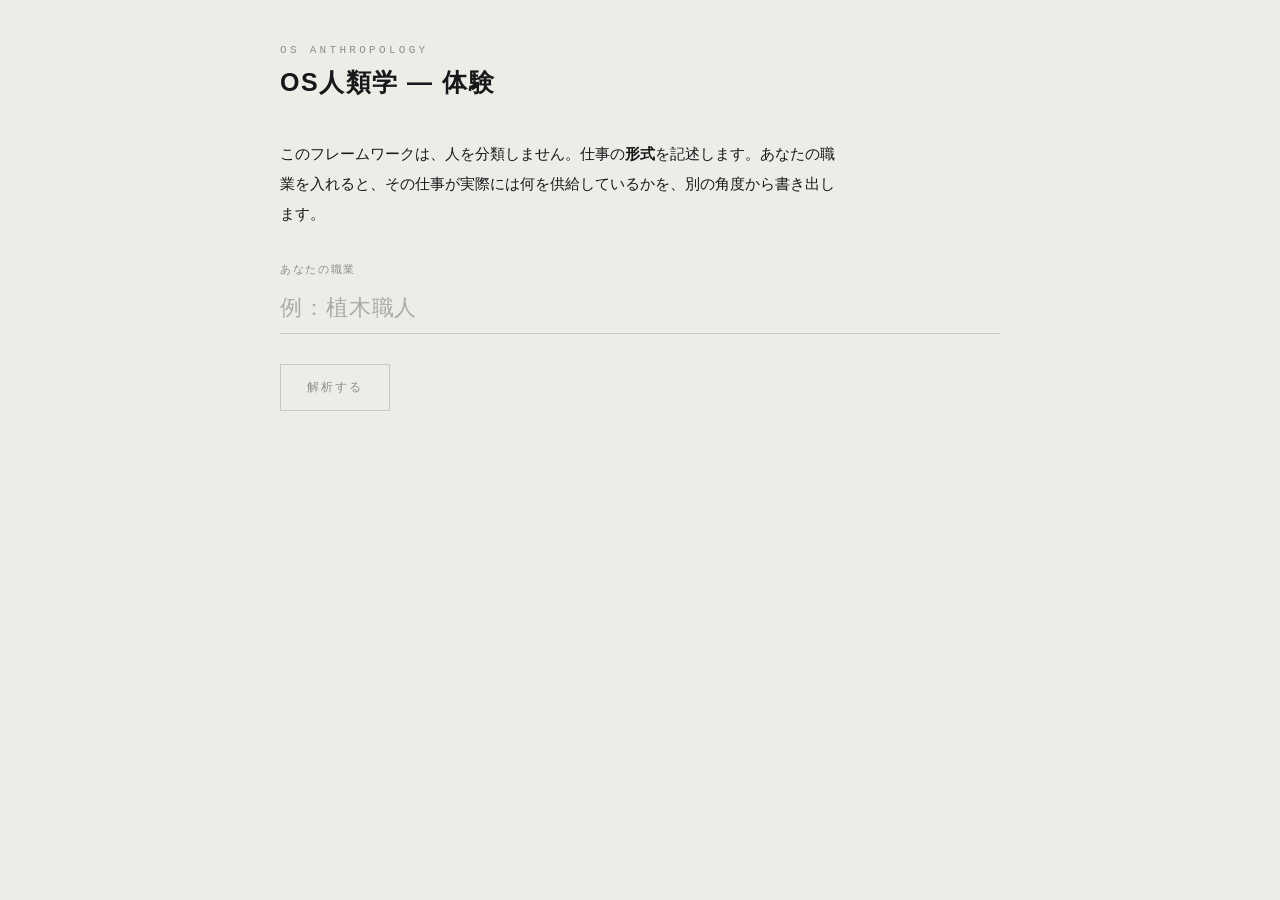
<file: osdemo/index.html>
<!DOCTYPE html>
<html lang="ja">
<head>
<meta charset="utf-8">
<meta name="viewport" content="width=device-width, initial-scale=1, viewport-fit=cover">
<title>OS人類学 — 体験</title>
<meta name="description" content="人を分類しません。仕事の形式を記述します。">
<meta name="robots" content="noindex">
<style>
:root{
  --ink:#16181A; --paper:#EDEDE8; --rule:#C9C9C2; --gray:#8C8F8B;
  --sans:"Hiragino Sans","Hiragino Kaku Gothic ProN","Noto Sans JP","Yu Gothic","Meiryo",sans-serif;
  --mono:ui-monospace,"SFMono-Regular",Menlo,"IBM Plex Mono","Courier New",monospace;
}
*{box-sizing:border-box}
html,body{margin:0;padding:0}
body{background:var(--paper);color:var(--ink);font-family:var(--sans);min-height:100vh;padding:44px 20px 88px;-webkit-text-size-adjust:100%}
.wrap{max-width:720px;margin:0 auto}
header{margin-bottom:40px}
.kicker{font-family:var(--mono);font-size:11px;letter-spacing:.3em;color:var(--gray)}
h1{font-size:25px;font-weight:600;letter-spacing:.06em;margin:10px 0 0}
h2{font-size:20px;font-weight:600;letter-spacing:.05em;margin:0}
p{margin:0}
.lede{font-size:15px;line-height:2;max-width:560px;margin:0 0 34px}
.eyebrow{font-family:var(--mono);font-size:10.5px;letter-spacing:.18em;color:var(--gray);margin-bottom:10px}
.tag{font-family:var(--mono);font-size:10px;letter-spacing:.12em;border:1px solid var(--ink);padding:2px 7px;white-space:nowrap}
.head-row{display:flex;justify-content:space-between;align-items:baseline;gap:16px;margin-bottom:24px;flex-wrap:wrap}
label.fld{font-family:var(--mono);font-size:10.5px;letter-spacing:.16em;color:var(--gray);display:block;margin-bottom:12px}
input.job{width:100%;background:transparent;border:none;border-bottom:1px solid var(--rule);font-family:var(--sans);font-size:22px;color:var(--ink);padding:6px 0 12px;letter-spacing:.04em;border-radius:0;-webkit-appearance:none}
input.job::placeholder{color:#A9ABA6}
input.job:focus{outline:none;border-bottom-color:var(--ink)}
textarea{width:100%;background:transparent;border:1px solid var(--rule);font-family:var(--sans);font-size:14px;line-height:1.9;color:var(--ink);padding:14px 16px;resize:vertical;border-radius:0}
button{font-family:var(--mono);font-size:12px;letter-spacing:.16em;padding:14px 26px;background:var(--ink);color:var(--paper);border:1px solid var(--ink);cursor:pointer;border-radius:0}
button[disabled]{background:transparent;color:var(--gray);border-color:var(--rule);cursor:default}
button:focus-visible,input:focus-visible,textarea:focus-visible{outline:2px solid var(--ink);outline-offset:3px}
.block{border-top:1px solid var(--rule);padding:22px 0 24px;display:grid;grid-template-columns:minmax(104px,132px) 1fr;gap:20px;align-items:start}
.block .lab{font-family:var(--sans);font-size:12px;letter-spacing:.04em;line-height:1.8;color:var(--gray);padding-top:5px;white-space:pre-line}
.block .bd{font-size:15px;line-height:2;letter-spacing:.02em}
details.eg{margin-top:16px;border-top:1px dotted var(--rule);padding-top:12px}
details.eg summary{font-family:var(--mono);font-size:11px;letter-spacing:.14em;color:var(--gray);cursor:pointer;list-style:none;padding:3px 0}
details.eg summary::-webkit-details-marker{display:none}
details.eg summary::before{content:"▸ "}
details.eg[open] summary::before{content:"▾ "}
details.eg .egbody{font-size:14px;line-height:2;margin-top:12px}
details.eg .egnote{font-size:11.5px;line-height:1.9;color:var(--gray);margin-top:12px}
.box{border:1px solid var(--ink);padding:22px 24px;margin-top:26px}
.note{font-size:12.5px;line-height:2;color:var(--gray);max-width:560px}
.soft{font-size:13.5px;line-height:2;color:var(--gray);max-width:560px}
.item{border-top:1px solid var(--rule);padding:20px 0;display:grid;grid-template-columns:1fr auto;gap:16px;align-items:center}
.item .n{font-family:var(--mono);font-size:10.5px;color:var(--gray);margin-right:12px}
.item .t{font-size:14.5px;line-height:1.9}
.choices{display:flex;gap:8px}
.choices button{font-size:11px;letter-spacing:.1em;padding:9px 14px;background:transparent;color:var(--ink);border:1px solid var(--rule);white-space:nowrap}
.choices button.on{background:var(--ink);color:var(--paper);border-color:var(--ink)}
.run{display:flex;align-items:center;gap:26px;margin-top:48px}
.run .cap{font-family:var(--mono);font-size:11px;letter-spacing:.14em;color:var(--gray);line-height:2.2}
section{margin-bottom:56px}
.hidden{display:none}
@media (max-width:560px){
  .block{grid-template-columns:1fr;gap:8px}
  .block .lab{padding-top:0;white-space:normal}
  .item{grid-template-columns:1fr}
  h1{font-size:22px}
  input.job{font-size:19px}
}
@keyframes ray{0%{stroke-dashoffset:42;opacity:.12}45%{stroke-dashoffset:0;opacity:1}100%{stroke-dashoffset:-42;opacity:.12}}
@keyframes fadeUp{from{opacity:0;transform:translateY(6px)}to{opacity:1;transform:none}}
.fade{animation:fadeUp 520ms ease-out both}
@media (prefers-reduced-motion:reduce){.fade{animation:none}.mark line{animation:none!important}}
</style>
</head>
<body>
<div class="wrap">

<header>
  <div class="kicker">OS ANTHROPOLOGY</div>
  <h1>OS人類学 — 体験</h1>
</header>

<section id="s-input">
  <p class="lede">このフレームワークは、人を分類しません。仕事の<strong>形式</strong>を記述します。あなたの職業を入れると、その仕事が実際には何を供給しているかを、別の角度から書き出します。</p>
  <label class="fld" for="job">あなたの職業</label>
  <input class="job" id="job" placeholder="例：植木職人" autocomplete="off" enterkeyhint="go">
  <p id="err" class="soft hidden" style="margin-top:16px"></p>
  <div style="margin-top:30px"><button id="btn-run" disabled>解析する</button></div>
  <div id="run1" class="run hidden">
    <span id="mark1"></span>
    <div class="cap">中心＝不在<br>そこから応答が分岐する<br>中心は埋まらない</div>
  </div>
</section>

<section id="s-read" class="hidden fade">
  <div class="head-row">
    <h2 id="read-title"></h2>
    <span class="tag">［規約］この読みは未検証</span>
  </div>
  <div id="read-blocks"></div>
  <div id="read-next" style="border-top:1px solid var(--rule);padding-top:30px">
    <p class="soft" style="margin-bottom:24px">当たっているように読めるかどうかは、まだ何の証拠でもありません。なぜこう言えるのかを、次に出します。</p>
    <button id="btn-ground">なぜこう言えるのか</button>
  </div>
  <div id="run2" class="run hidden" style="border-top:1px solid var(--rule);padding-top:34px">
    <span id="mark2"></span>
    <div class="cap">よく言われる説明を立てる<br>そこで説明できないことを探す</div>
  </div>
</section>

<section id="s-ground" class="hidden fade">
  <div class="head-row">
    <h2>なぜこう言えるのか</h2>
    <span class="tag">［規約］効果は実証されていない</span>
  </div>
  <div id="ground-blocks"></div>
  <div class="box">
    <div class="eyebrow">この読みが外れるとしたら</div>
    <p id="g-falsifier" style="font-size:14.5px;line-height:2"></p>
  </div>
  <div style="margin-top:44px">
    <div class="eyebrow">付け替えられる箇所</div>
    <p id="g-transform" style="font-size:15px;line-height:2;margin-bottom:14px"></p>
    <div id="g-transform-eg" style="margin-bottom:18px"></div>
    <p class="note">これは改善策ではありません。この体系は「こうすれば解決する」を渡さない設計です。解決を渡した時点で、それは問題を別の問いにすり替える構造になります。</p>
  </div>
  <div style="border-top:1px solid var(--rule);padding-top:30px;margin-top:40px">
    <div class="eyebrow">違うなと思うところはありますか？</div>
    <p id="g-question" style="font-size:16px;line-height:1.9;margin-bottom:18px;font-weight:500"></p>
    <textarea id="miss" rows="4" placeholder="どこが違いましたか。実際はこうだ、という箇所を書いてください。"></textarea>
    <div style="margin-top:26px"><button id="btn-judge">次は、あなたが判定する</button></div>
  </div>
</section>

<section id="s-judge" class="hidden fade">
  <div class="eyebrow">反転</div>
  <h2 style="margin-bottom:18px">観察する側に回ってください</h2>
  <p style="font-size:14.5px;line-height:2;max-width:580px;margin-bottom:12px">ここから先は、あなたが判定します。判定するのは<strong>形式</strong>だけで、企業でも人でもありません。</p>
  <p style="font-size:14.5px;line-height:2;max-width:580px;margin-bottom:8px">問いはひとつです。<strong>それは「終わった」と言える地点を与えますか。</strong></p>
  <p class="note" style="margin-bottom:34px">正解は用意していません。ここで見ているのは、あなたの答えが他の人の答えと一致するかどうかだけです。</p>
  <div id="items"></div>
  <div style="border-top:1px solid var(--rule);padding-top:28px">
    <div id="count" style="font-family:var(--mono);font-size:11px;letter-spacing:.14em;color:var(--gray);margin-bottom:20px"></div>
    <button id="btn-copy" disabled>回答を書き出す</button>
    <p class="note" style="margin-top:18px">書き出したテキストを渡してもらえれば、他の人の判定と突き合わせます。名前も連絡先も要りません。</p>
  </div>
  <div style="margin-top:60px;display:flex;justify-content:center;opacity:.5"><span id="mark3"></span></div>
</section>

</div>

<script>
const WORKER = "https://osdemo.oltec-shota.workers.dev";

const ITEMS = [
  { id:"f01", text:"年会費制のフィットネスクラブの、入会契約そのもの" },
  { id:"f02", text:"庭木の剪定作業そのもの" },
  { id:"f03", text:"資格試験に合格し、合格証が発行されること" },
  { id:"f04", text:"生命保険の契約が締結されること" },
  { id:"f05", text:"毎週続けられるパーソナルトレーニングの一回分" },
  { id:"f06", text:"墓石を購入し、設置すること" }
];

const state = { job:"", read:null, ground:null, verdicts:{}, started:new Date().toISOString() };
const $ = (id) => document.getElementById(id);
const show = (el) => el.classList.remove("hidden");
const hide = (el) => el.classList.add("hidden");

function mark(size, active){
  const rays = 8;
  let lines = "";
  for(let i=0;i<rays;i++){
    const a = (i/rays)*Math.PI*2 - Math.PI/2;
    const x1 = 60+Math.cos(a)*14, y1 = 60+Math.sin(a)*14;
    const x2 = 60+Math.cos(a)*54, y2 = 60+Math.sin(a)*54;
    const st = active ? "animation:ray 2200ms " + (i*110) + "ms infinite ease-in-out" : "";
    lines += '<line x1="'+x1+'" y1="'+y1+'" x2="'+x2+'" y2="'+y2+'" stroke="var(--ink)" stroke-width="1" stroke-dasharray="42" opacity="'+(active?1:.28)+'" style="'+st+'"/>';
  }
  return '<svg class="mark" width="'+size+'" height="'+size+'" viewBox="0 0 120 120" aria-hidden="true" style="display:block;overflow:visible">'+lines+'<circle cx="60" cy="60" r="11" fill="none" stroke="var(--ink)" stroke-width="1.25"/></svg>';
}
$("mark1").innerHTML = mark(112,true);
$("mark2").innerHTML = mark(84,true);
$("mark3").innerHTML = mark(72,false);

async function ask(payload){
  const r = await fetch(WORKER, {
    method:"POST",
    headers:{ "Content-Type":"application/json" },
    body: JSON.stringify(payload)
  });
  if(!r.ok) throw new Error("http "+r.status);
  const d = await r.json();
  if(d.error) throw new Error(d.error);
  return d;
}
function fail(msg){ const e = $("err"); e.textContent = msg; show(e); }
function clearFail(){ hide($("err")); }

function escapeHtml(s){
  return String(s).replace(/[&<>"']/g, function(c){
    return {"&":"&amp;","<":"&lt;",">":"&gt;",'"':"&quot;","'":"&#39;"}[c];
  });
}

function egHtml(text){
  if(!text || !String(text).trim()) return "";
  return '<details class="eg"><summary>たとえば</summary>'
    + '<div class="egbody">' + escapeHtml(text) + '</div>'
    + '<div class="egnote">これは説明のための例です。当たっているかどうかではありません。</div>'
    + '</details>';
}

function blocks(target, rows){
  target.innerHTML = rows
    .filter(function(r){ return r[1] && String(r[1]).trim(); })
    .map(function(r){
      return '<div class="block"><div class="lab">'+r[0]+'</div>'
        + '<div class="bd">'+escapeHtml(r[1])+egHtml(r[2])+'</div></div>';
    })
    .join("");
}

$("job").addEventListener("input", function(e){ $("btn-run").disabled = !e.target.value.trim(); });
$("job").addEventListener("keydown", function(e){ if(e.key === "Enter") run(); });
$("btn-run").addEventListener("click", run);

async function run(){
  const j = $("job").value.trim();
  if(!j) return;
  state.job = j;
  clearFail();
  $("btn-run").disabled = true;
  $("btn-run").textContent = "解析中";
  $("job").disabled = true;
  show($("run1"));
  try{
    state.read = await ask({ phase:"read", job:j });
    hide($("s-input"));
    $("read-title").textContent = j + "という仕事の形式";
    blocks($("read-blocks"), [
      ["売っていることに\nなっているもの", state.read.surface, null],
      ["実際に\n売っているもの", state.read.supply, state.read.supply_eg],
      ["契約と現場の\nズレ", state.read.layer, state.read.layer_eg],
      ["前回が今回を\n決めている", state.read.keiso, state.read.keiso_eg],
      ["どこに値打ちが\nあるか", state.read.provenance, state.read.provenance_eg]
    ]);
    show($("s-read"));
    window.scrollTo({ top:0, behavior:"smooth" });
  }catch(err){
    hide($("run1"));
    $("job").disabled = false;
    $("btn-run").disabled = false;
    $("btn-run").textContent = "解析する";
    fail("記述を生成できませんでした。通信を確認して、もう一度実行してください。");
  }
}

$("btn-ground").addEventListener("click", async function(){
  hide($("read-next"));
  show($("run2"));
  try{
    state.ground = await ask({ phase:"ground", job:state.job, reading:state.read });
    hide($("run2"));
    blocks($("ground-blocks"), [
      ["よく言われる\n説明", state.ground.naive, null],
      ["それでは説明\nできないこと", state.ground.residue, null],
      ["この見方なら\n説明がつく", state.ground.grounds, state.ground.grounds_eg]
    ]);
    $("g-falsifier").textContent = state.ground.falsifier || "";
    $("g-transform").textContent = state.ground.transform || "";
    $("g-transform-eg").innerHTML = egHtml(state.ground.transform_eg);
    $("g-question").textContent = state.ground.question || "";
    show($("s-ground"));
    $("s-ground").scrollIntoView({ behavior:"smooth", block:"start" });
  }catch(err){
    hide($("run2"));
    show($("read-next"));
    fail("根拠を生成できませんでした。もう一度実行してください。");
  }
});

$("btn-judge").addEventListener("click", function(){
  renderItems();
  show($("s-judge"));
  $("s-judge").scrollIntoView({ behavior:"smooth", block:"start" });
  $("btn-judge").disabled = true;
});

function renderItems(){
  $("items").innerHTML = ITEMS.map(function(it,i){
    return '<div class="item"><div><span class="n">'+String(i+1).padStart(2,"0")+'</span><span class="t">'+it.text+'</span></div>'
      + '<div class="choices"><button data-id="'+it.id+'" data-v="supplies">与える</button>'
      + '<button data-id="'+it.id+'" data-v="not">与えない</button></div></div>';
  }).join("");
  $("items").querySelectorAll("button").forEach(function(b){
    b.addEventListener("click", function(){
      state.verdicts[b.dataset.id] = b.dataset.v;
      $("items").querySelectorAll('button[data-id="'+b.dataset.id+'"]').forEach(function(x){
        x.classList.toggle("on", x === b);
      });
      updateCount();
    });
  });
  updateCount();
}
function updateCount(){
  const n = Object.keys(state.verdicts).length;
  $("count").textContent = n + " / " + ITEMS.length + " 判定済み";
  $("btn-copy").disabled = n === 0;
}

$("btn-copy").addEventListener("click", async function(){
  const rec = {
    session: state.started,
    job: state.job,
    reading: state.read,
    grounds: state.ground,
    off_target_note: $("miss").value.trim(),
    verdicts: ITEMS.map(function(i){ return { id:i.id, item:i.text, verdict: state.verdicts[i.id] || null }; })
  };
  const t = JSON.stringify(rec, null, 2);
  try{
    await navigator.clipboard.writeText(t);
  }catch(e){
    const ta = document.createElement("textarea");
    ta.value = t; document.body.appendChild(ta); ta.select();
    document.execCommand("copy"); document.body.removeChild(ta);
  }
  $("btn-copy").textContent = "コピーしました";
  setTimeout(function(){ $("btn-copy").textContent = "回答を書き出す"; }, 2200);
});
</script>
</body>
</html>
</file>
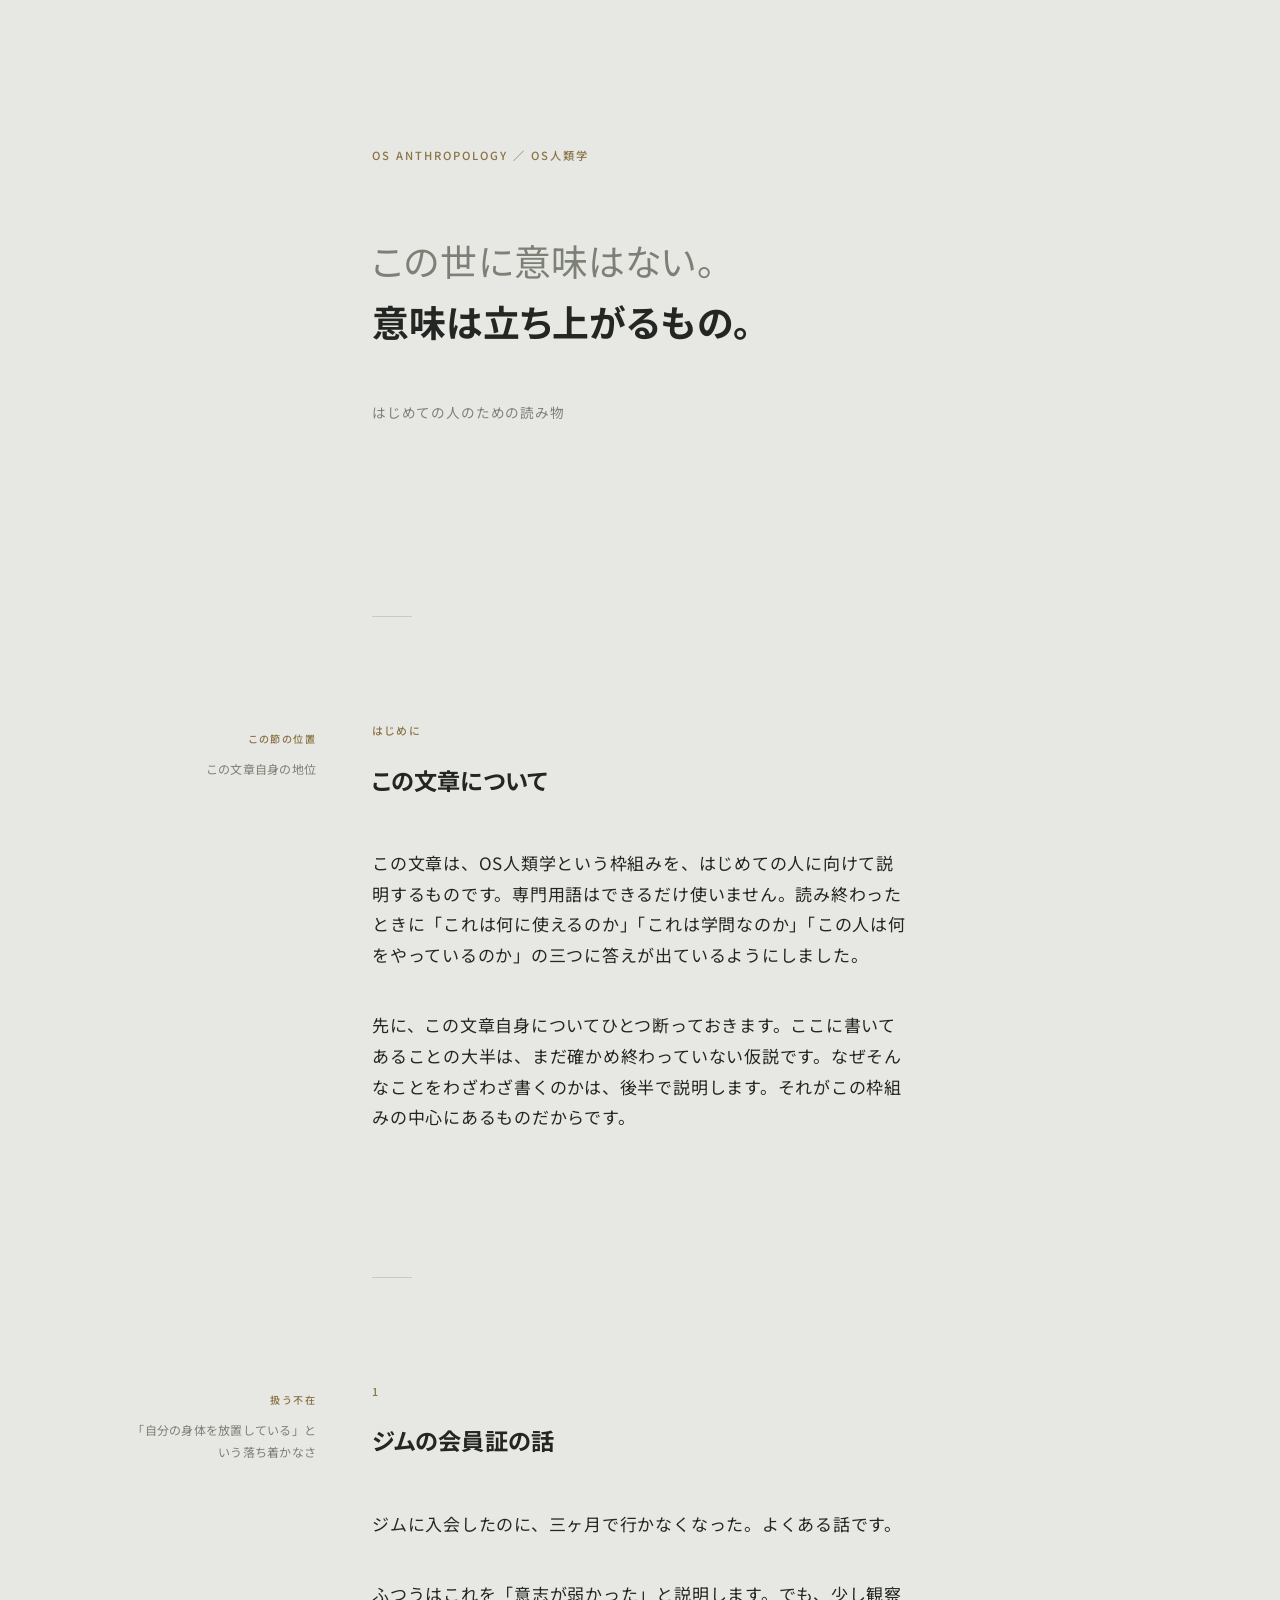
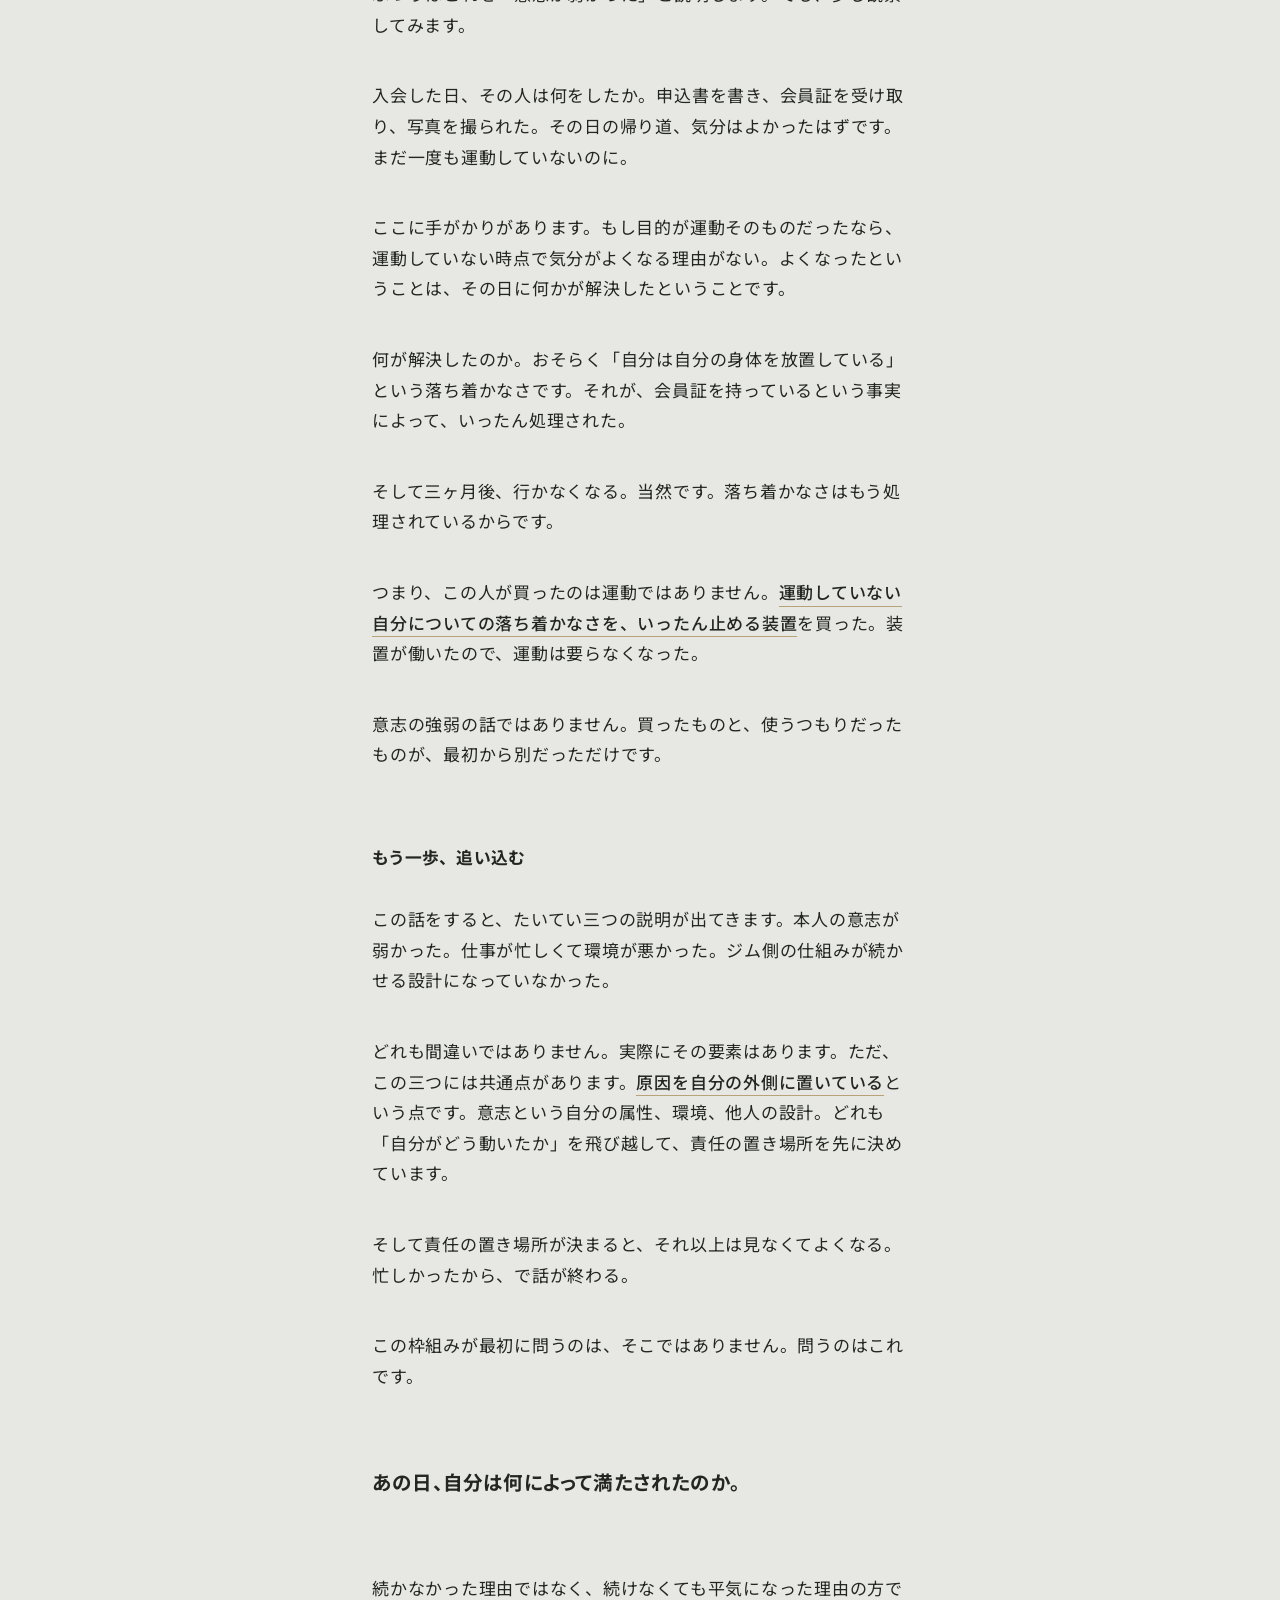
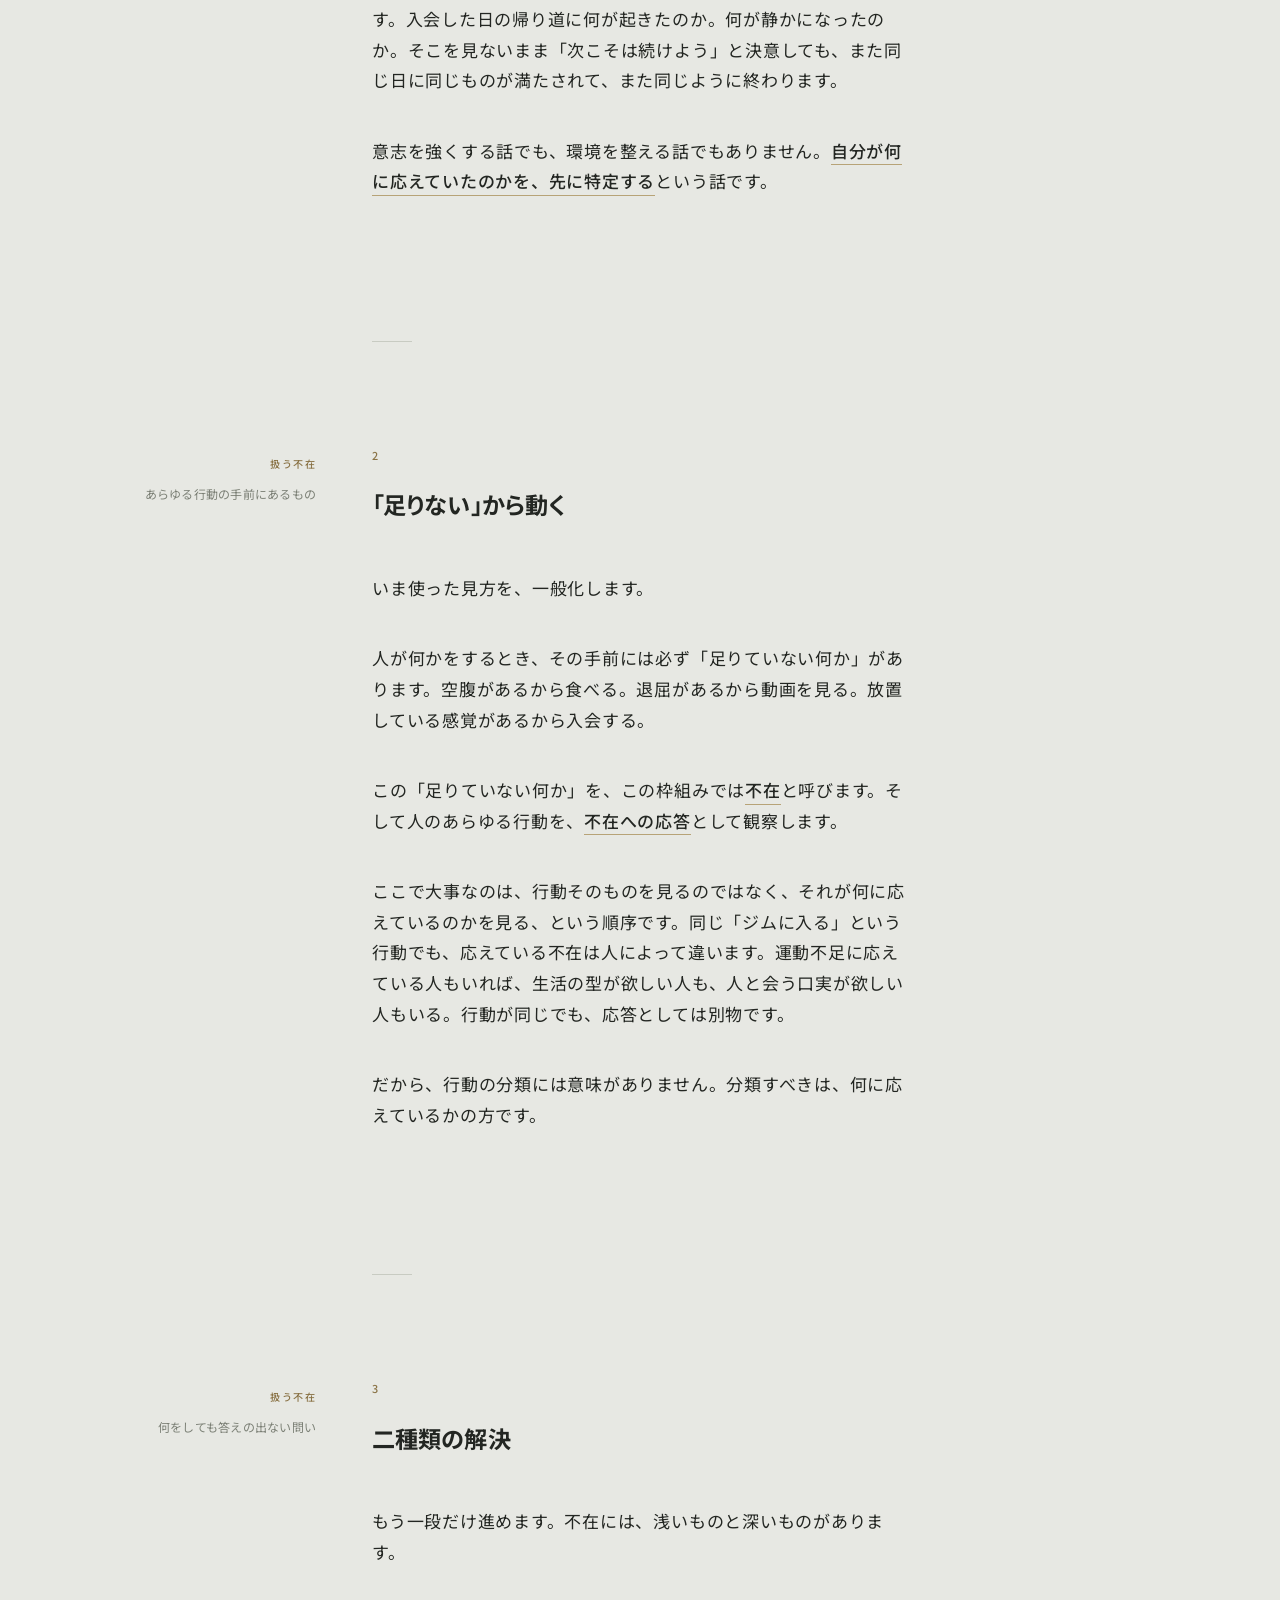
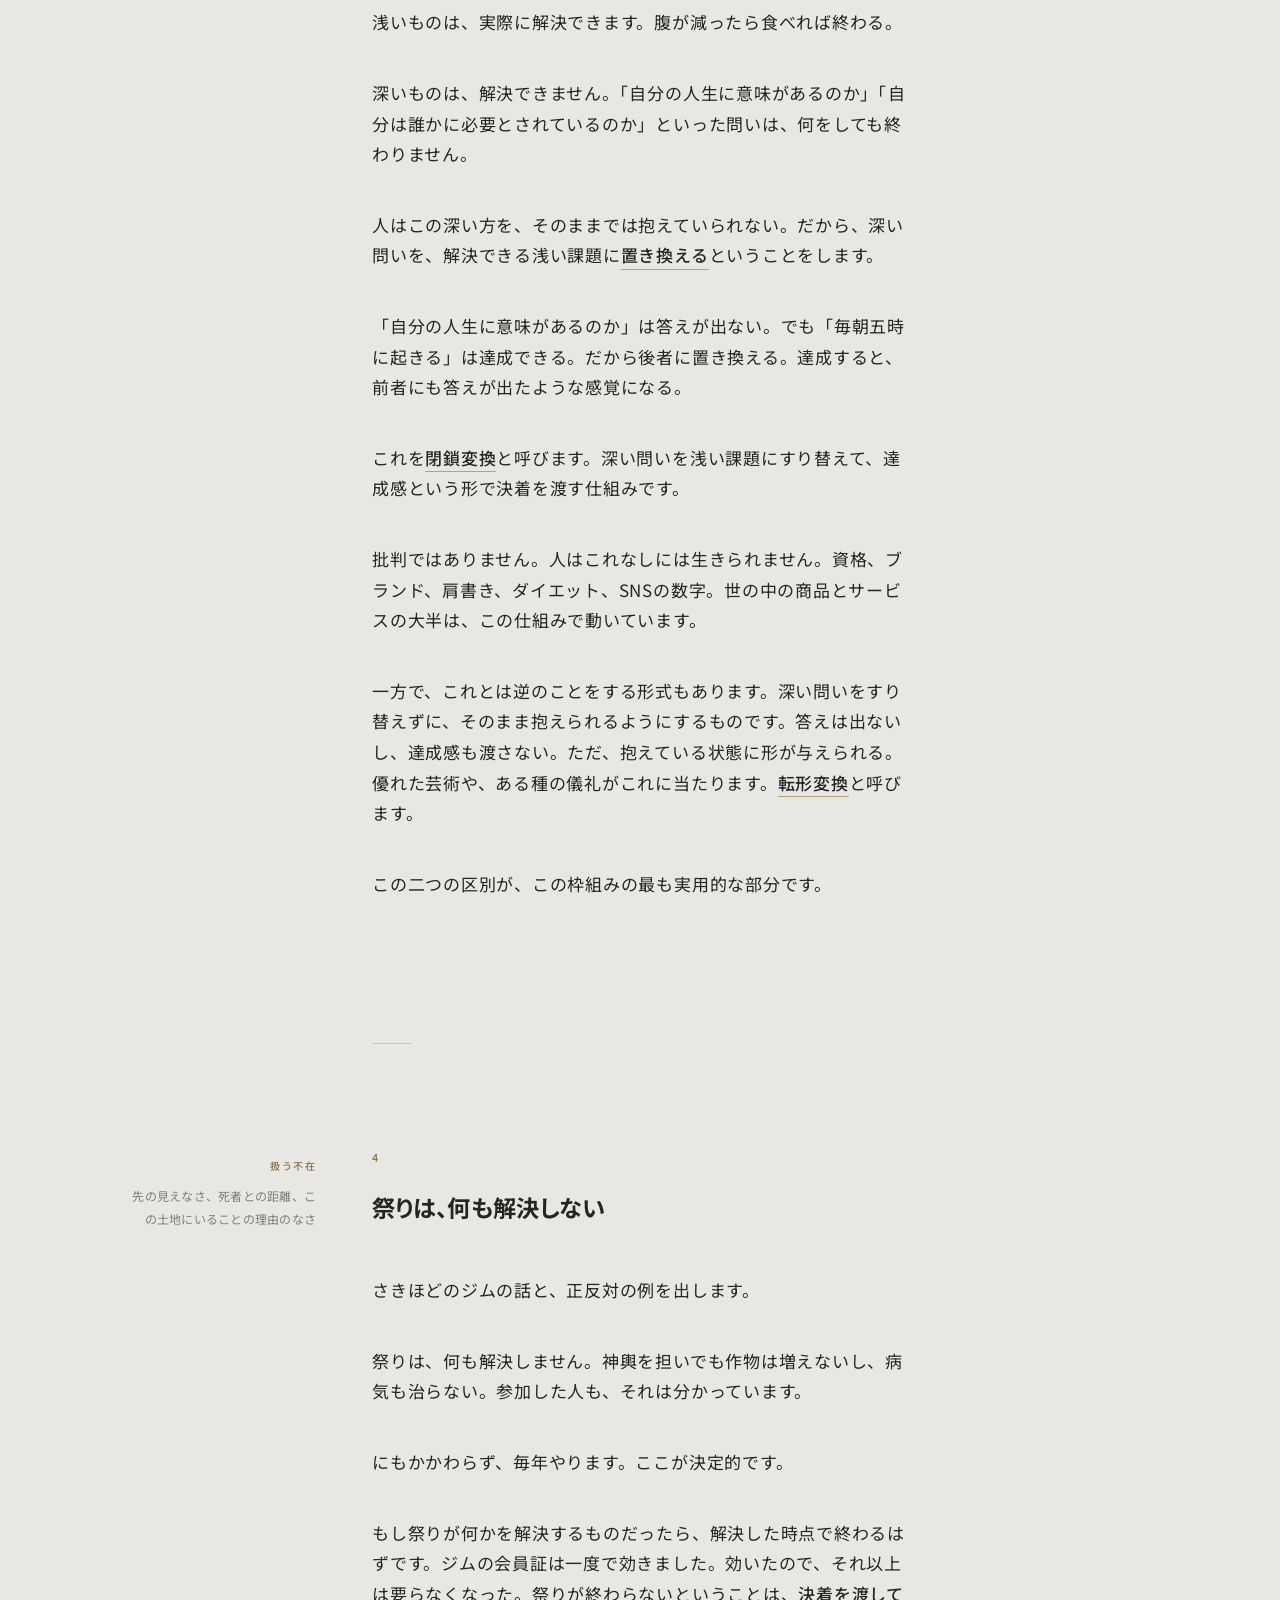
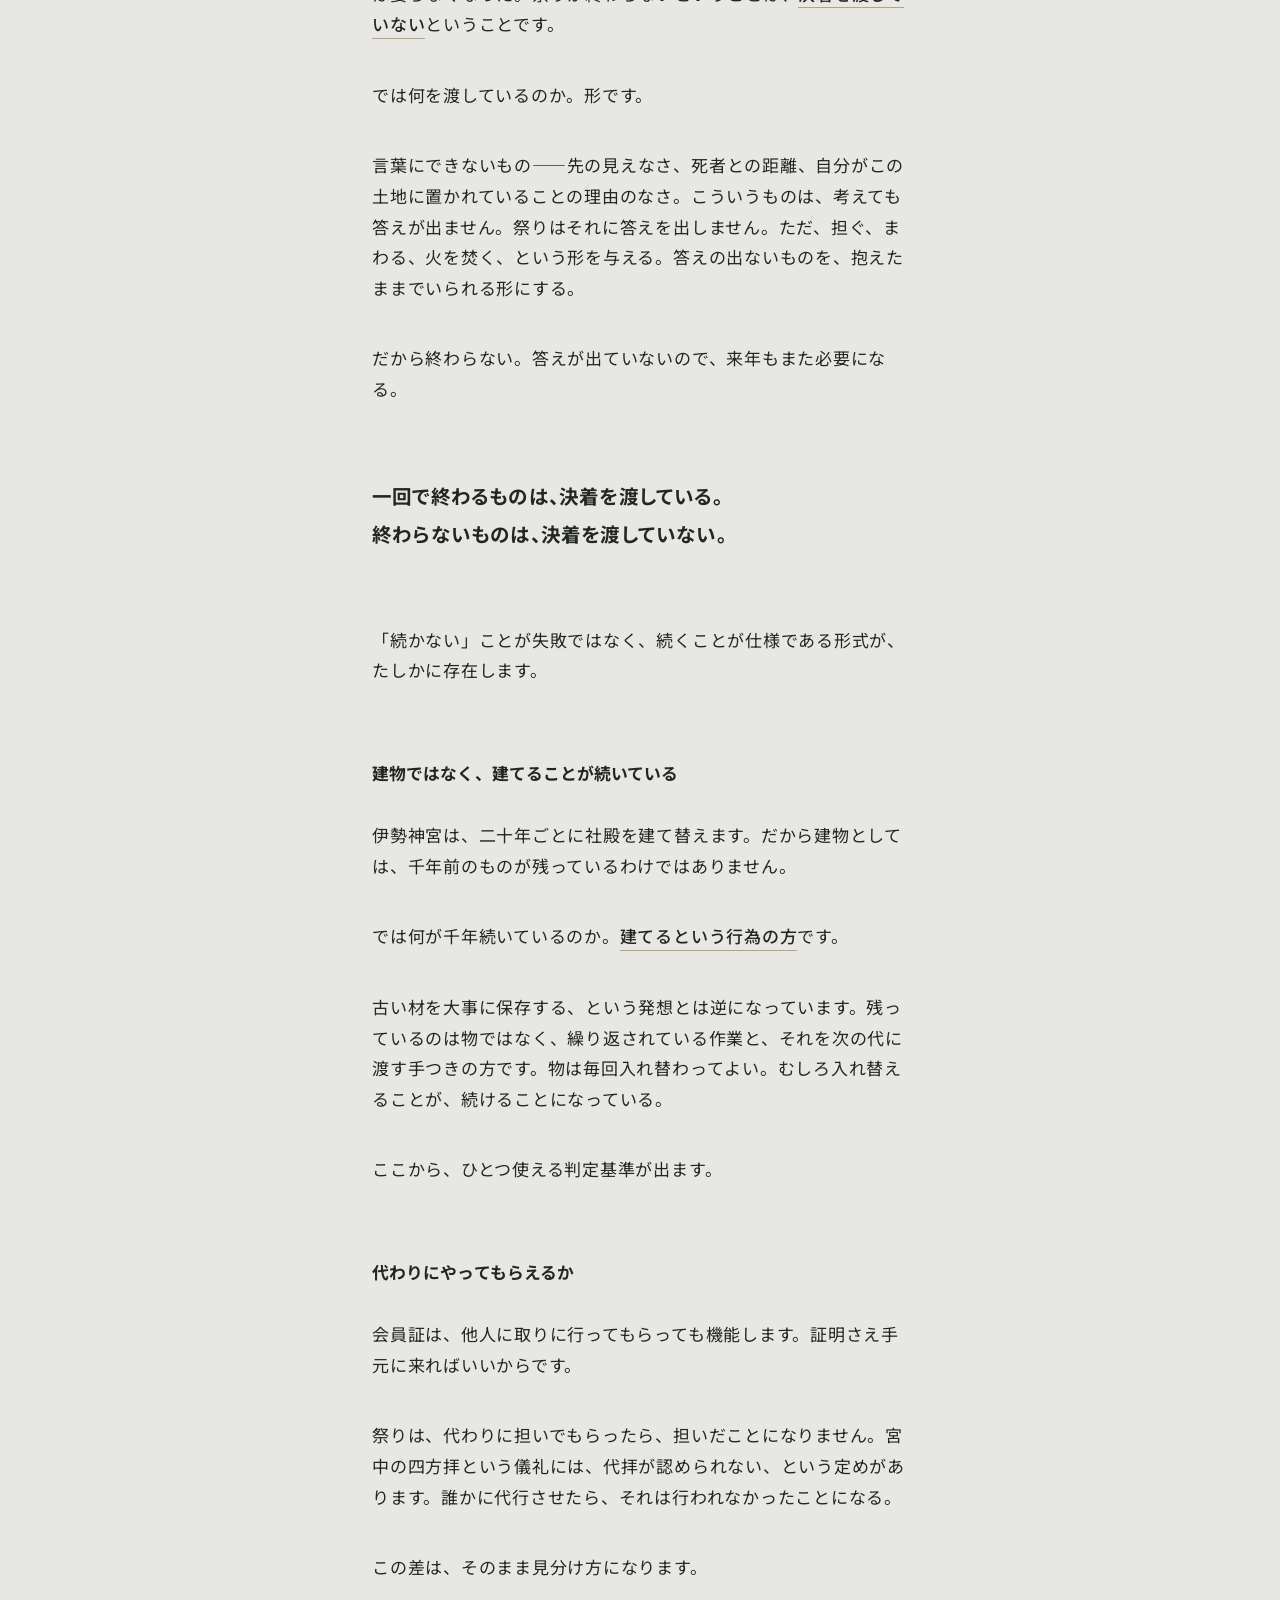
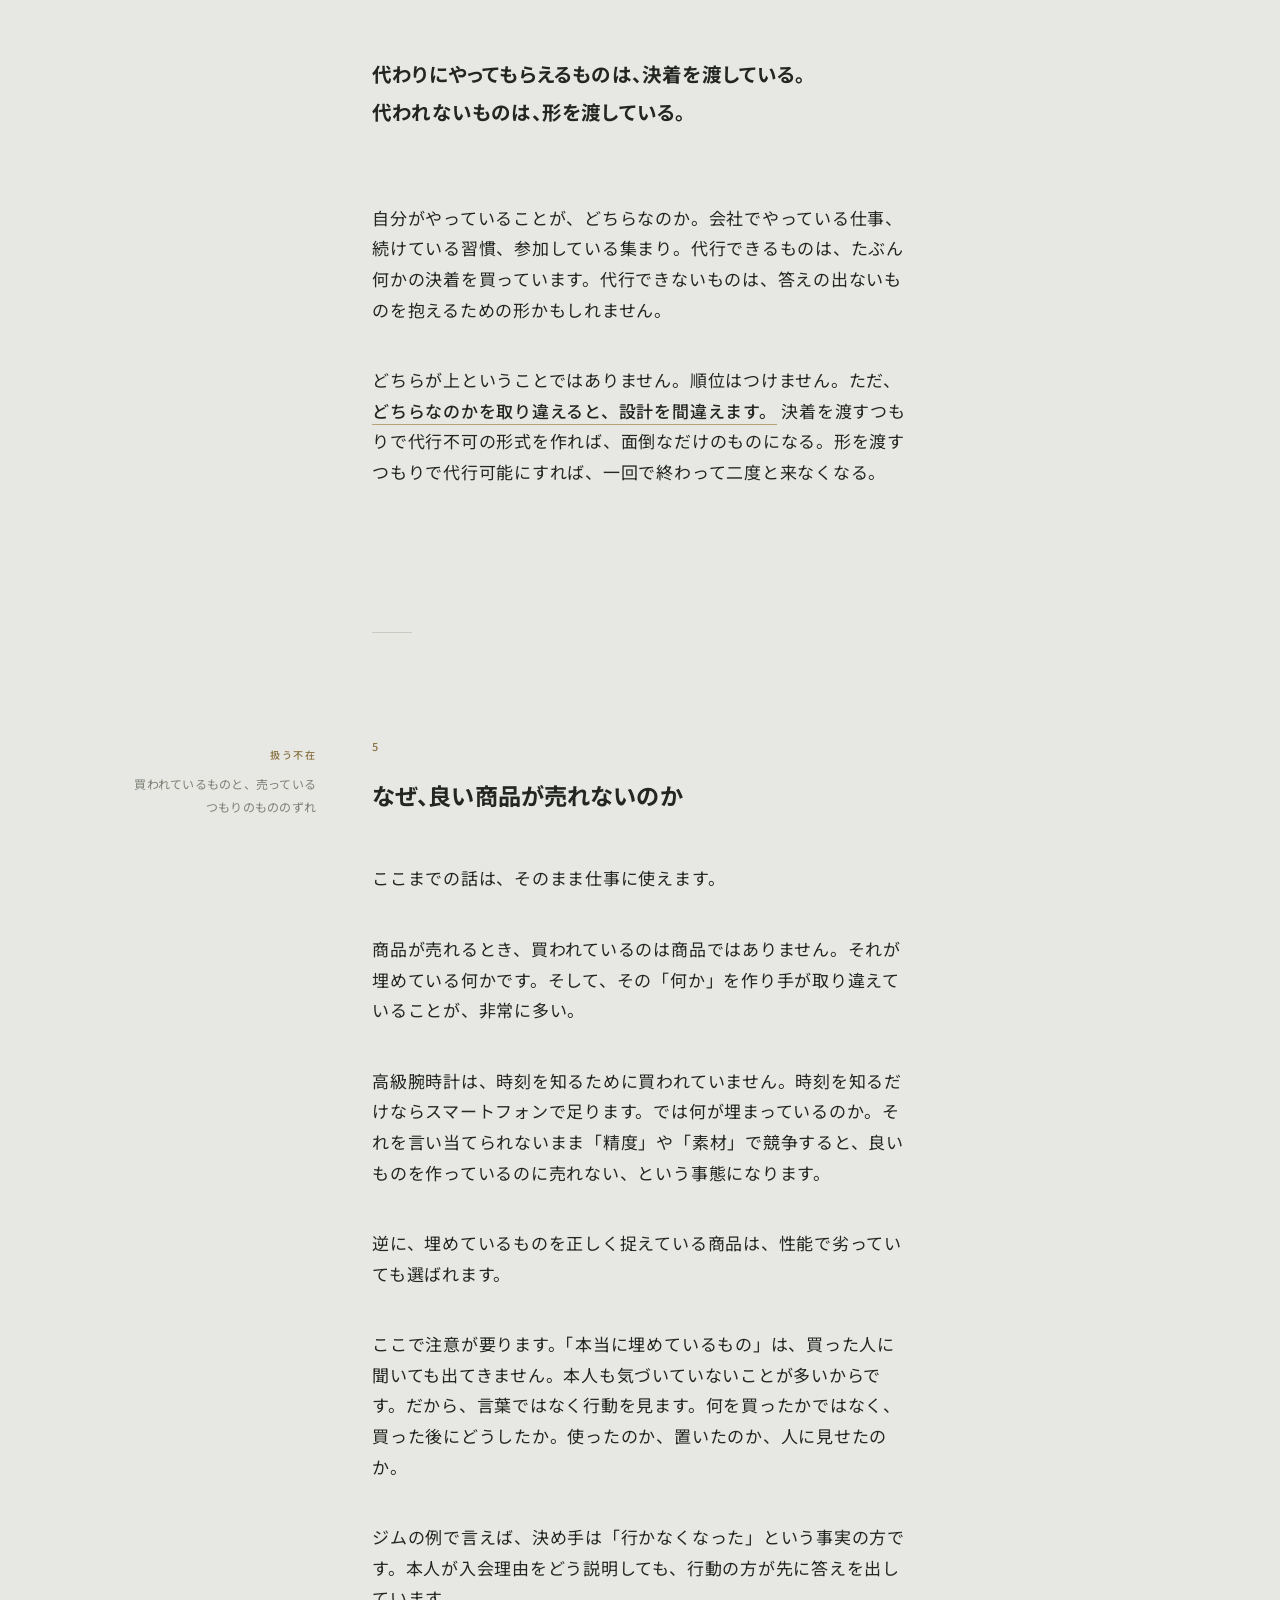
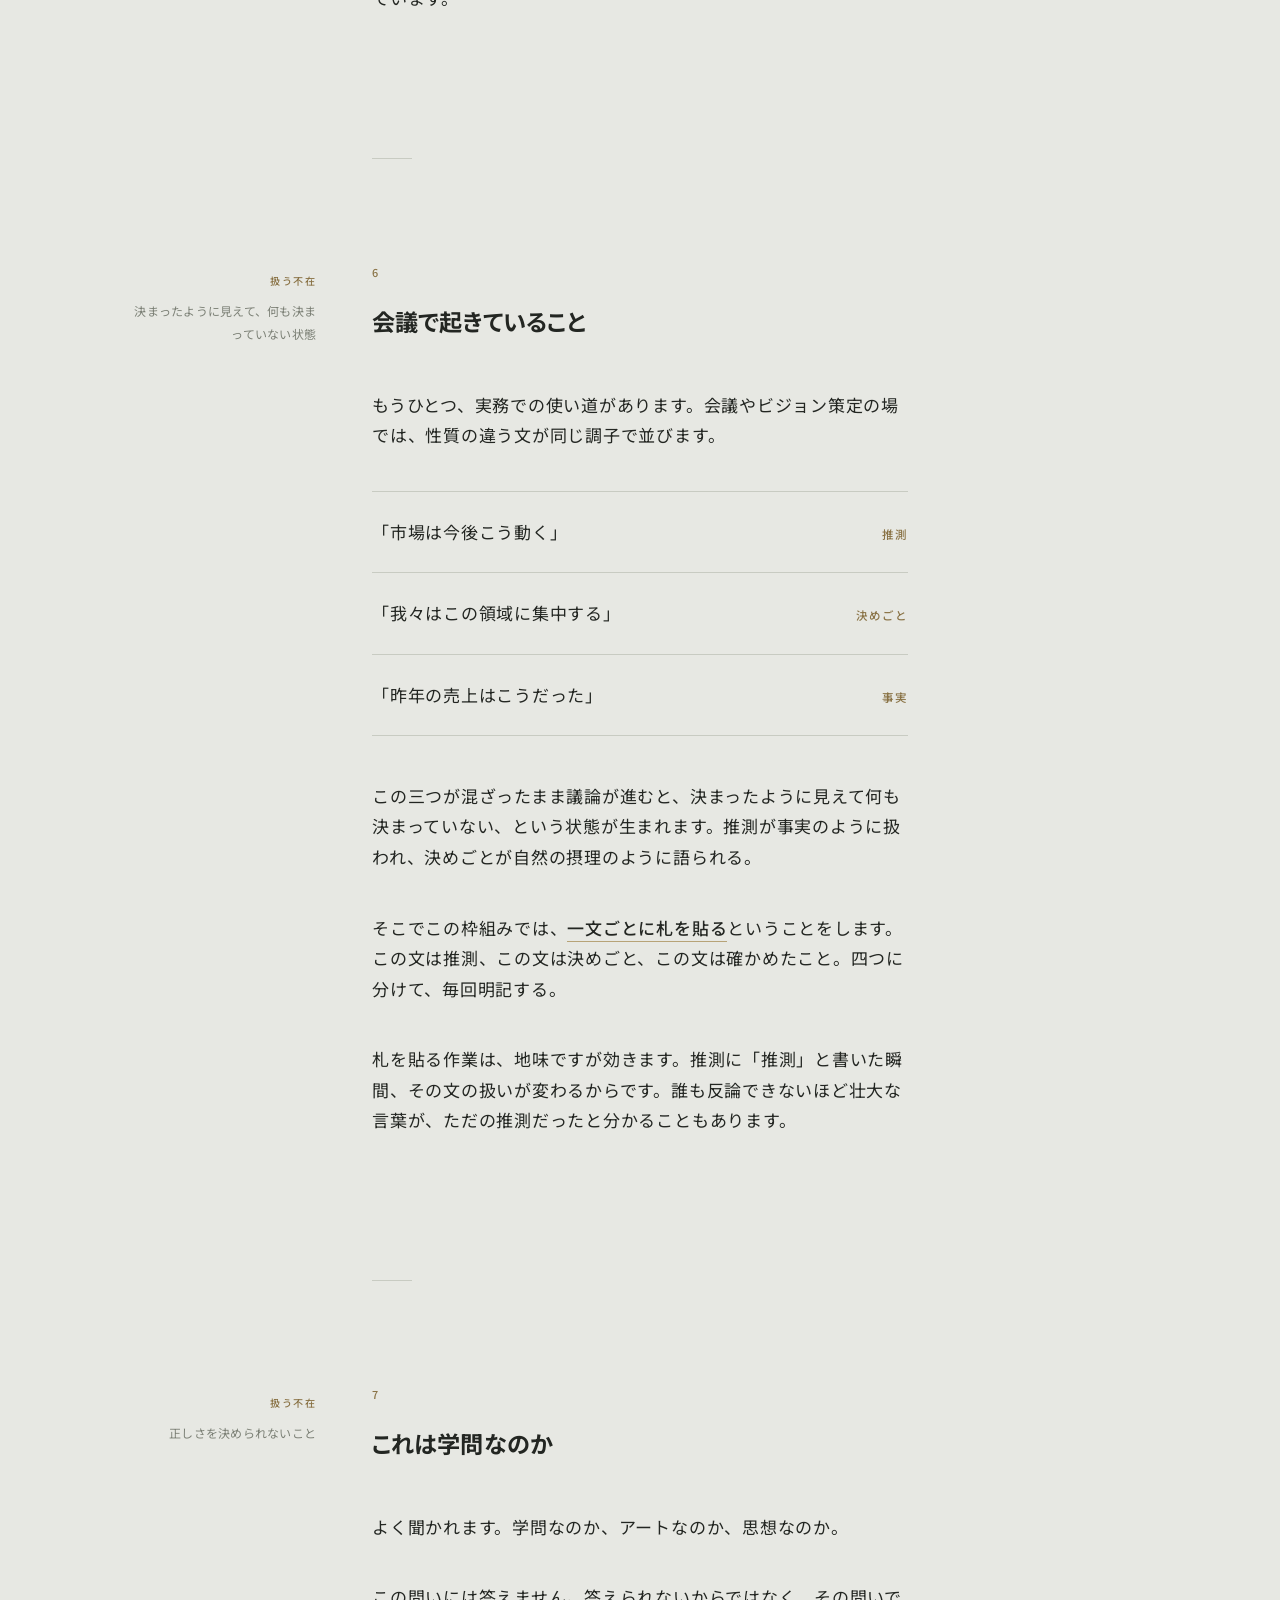
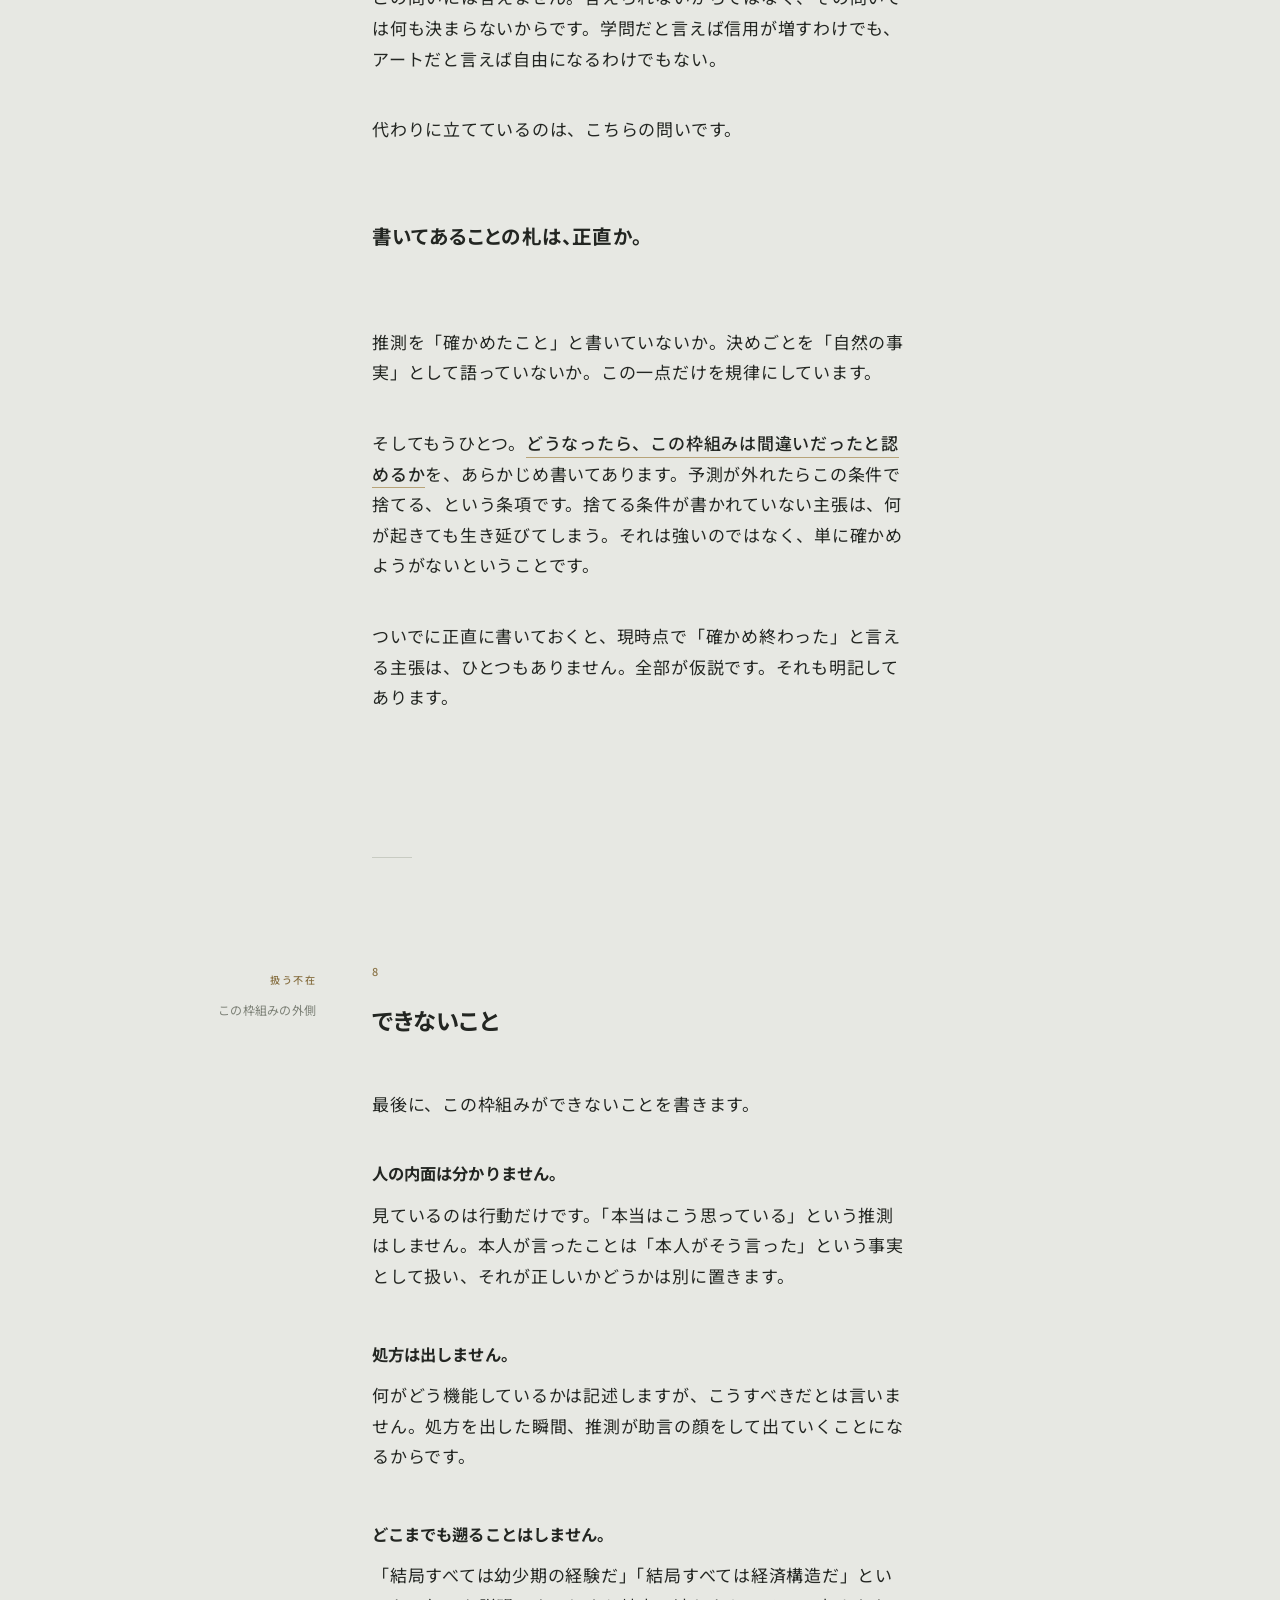
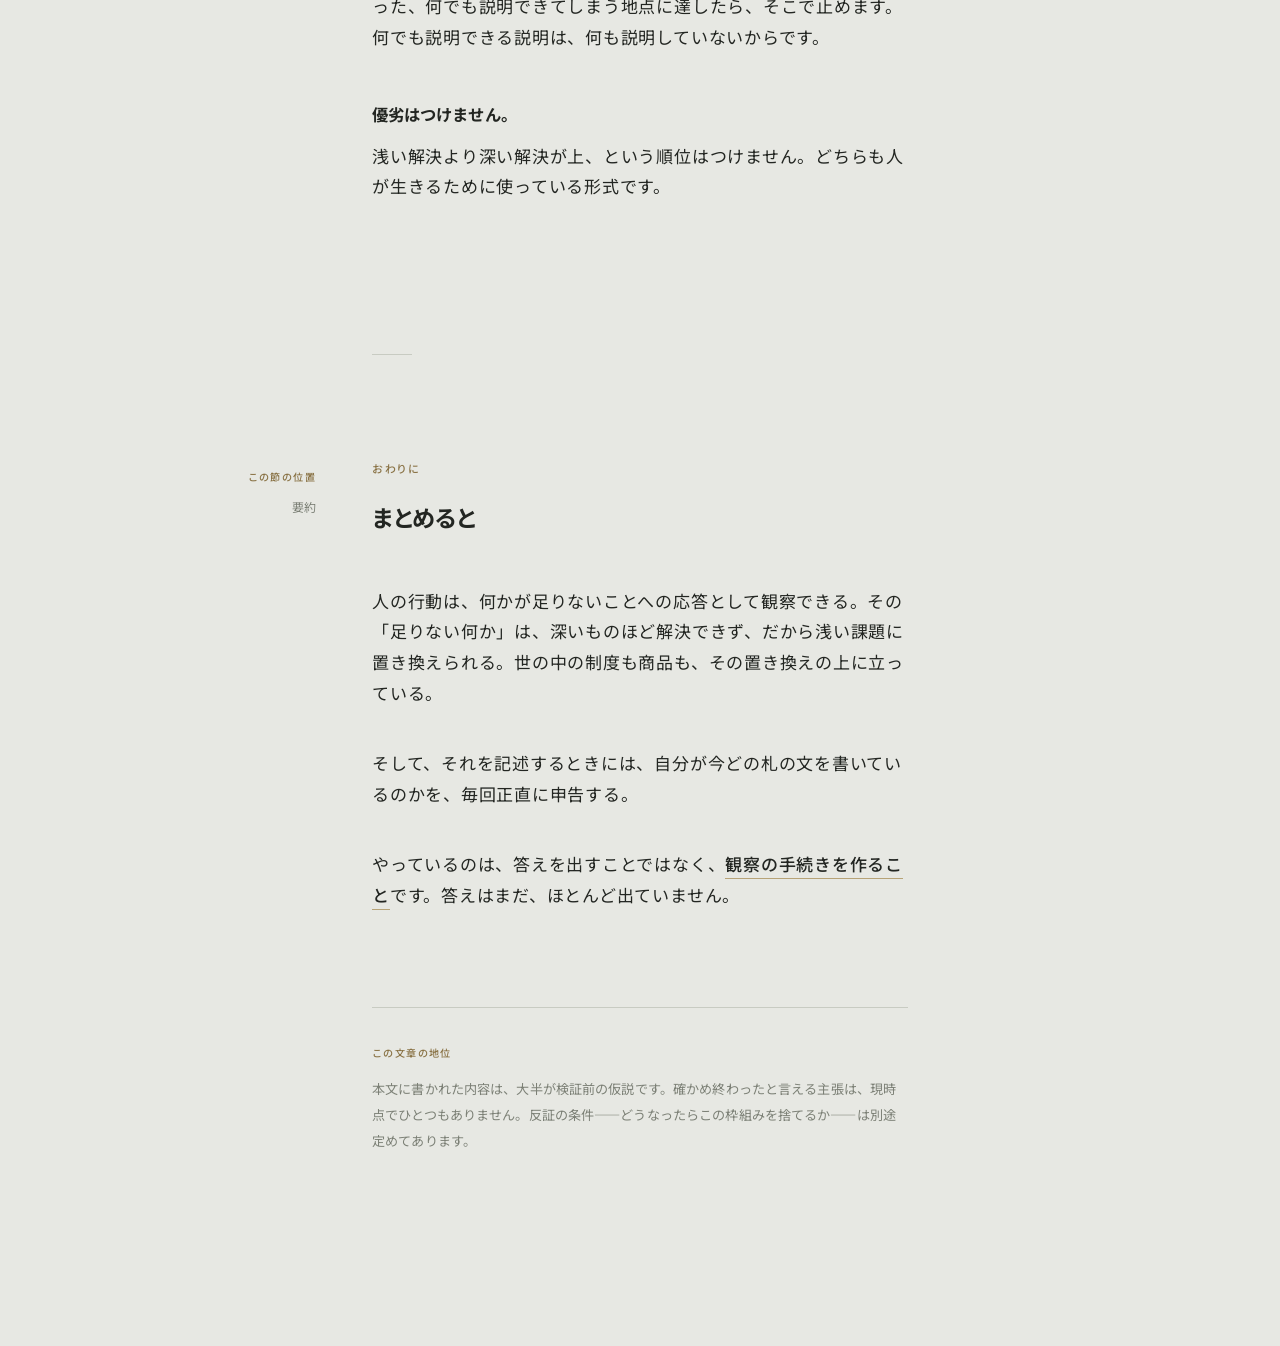
<file: reading/index.html>
<!DOCTYPE html>
<html lang="ja">
<head>
<meta charset="utf-8">
<meta name="viewport" content="width=device-width, initial-scale=1">
<title>この世に意味はない。意味は立ち上がるもの。｜OS人類学</title>
<link rel="preconnect" href="https://fonts.googleapis.com">
<link rel="preconnect" href="https://fonts.gstatic.com" crossorigin>
<link href="https://fonts.googleapis.com/css2?family=Noto+Sans+JP:wght@400;500;700&family=Noto+Serif+JP:wght@600&display=swap" rel="stylesheet">
<style>
  :root{
    --ground:#E7E8E3;
    --ground-deep:#DEE0DA;
    --ink:#232622;
    --ink-soft:#4A4E47;
    --muted:#7C8076;
    --rule:#C8CBC2;
    --brass:#8A7346;
    --brass-pale:#B7A377;
    --mincho:"Noto Serif JP", "Hiragino Mincho ProN", "Yu Mincho", serif;
    --gothic:"Noto Sans JP", "Hiragino Kaku Gothic ProN", "Hiragino Sans", "Yu Gothic", "Meiryo", sans-serif;
    --measure:37rem;
  }

  *{box-sizing:border-box;}

  html{-webkit-text-size-adjust:100%;}

  body{
    margin:0;
    background:var(--ground);
    color:var(--ink);
    font-family:var(--gothic);
    font-weight:400;
    font-size:1.0625rem;
    line-height:1.8;
    letter-spacing:.045em;
    font-feature-settings:"palt" 0;
    -webkit-font-smoothing:antialiased;
  }

  .wrap{
    max-width:var(--measure);
    margin:0 auto;
    padding:0 1.75rem 12rem;
  }

  /* ---------- hero ---------- */

  .hero{
    padding:9rem 0 5.5rem;
  }

  .hero .eyebrow{
    font-family:var(--gothic);
    font-size:.7rem;
    font-weight:500;
    letter-spacing:.18em;
    line-height:2;
    color:var(--brass);
    margin:0 0 4rem;
  }

  .hero h1{
    font-feature-settings:"palt" 1;
    font-family:var(--gothic);
    font-weight:700;
    font-size:clamp(1.6rem, 5.6vw, 2.3rem);
    line-height:1.65;
    letter-spacing:.005em;
    margin:0 0 3rem;
  }

  .hero h1 .fade{color:var(--muted); font-weight:400;}

  .hero .sub{
    font-family:var(--gothic);
    font-size:.85rem;
    font-weight:400;
    letter-spacing:.06em;
    color:var(--muted);
    margin:0;
  }

  /* ---------- section scaffolding ---------- */

  .sec{
    position:relative;
    padding:6.5rem 0 0;
  }

  .sec::before{
    content:"";
    display:block;
    width:2.5rem;
    height:1px;
    background:var(--rule);
    margin-bottom:6.5rem;
  }

  .sec h2{
    font-feature-settings:"palt" 1;
    font-family:var(--gothic);
    font-weight:700;
    font-size:clamp(1.25rem, 4.2vw, 1.45rem);
    line-height:1.75;
    letter-spacing:.005em;
    margin:0 0 3rem;
  }

  .sec h2 .num{
    display:block;
    font-family:var(--gothic);
    font-size:.68rem;
    font-weight:500;
    letter-spacing:.16em;
    color:var(--brass);
    margin-bottom:1.2rem;
  }

  .sec h3{
    font-family:var(--gothic);
    font-weight:700;
    font-size:1.05rem;
    line-height:1.8;
    letter-spacing:.005em;
    color:var(--ink);
    margin:4.5rem 0 2rem;
  }

  p{margin:0 0 2.5rem;}

  strong{
    font-weight:500;
    border-bottom:1px solid var(--brass-pale);
    padding-bottom:.1em;
  }

  /* ---------- margin note ---------- */

  .absence{
    font-family:var(--gothic);
    font-size:.75rem;
    line-height:1.9;
    letter-spacing:.02em;
    color:var(--muted);
    margin:0 0 3.4rem;
  }

  .absence b{
    display:block;
    font-weight:500;
    font-size:.63rem;
    letter-spacing:.14em;
    color:var(--brass);
    margin-bottom:.6rem;
  }

  @media (min-width:1180px){
    .absence{
      position:absolute;
      left:-15rem;
      width:11.5rem;
      margin:0;
      text-align:right;
      padding:.5rem 0 0;
    }
  }

  /* ---------- pull line ---------- */

  .pull{
    font-feature-settings:"palt" 1;
    font-family:var(--gothic);
    font-weight:700;
    font-size:clamp(1.08rem, 3.6vw, 1.22rem);
    line-height:1.95;
    letter-spacing:.01em;
    color:var(--ink);
    margin:4.5rem 0;
    padding:0;
    text-indent:0;
  }

  /* ---------- statement list ---------- */

  .stmt{
    list-style:none;
    margin:0 0 2.8rem;
    padding:0;
  }

  .stmt li{
    display:flex;
    gap:1.5rem;
    align-items:baseline;
    justify-content:space-between;
    padding:1.5rem 0;
    border-bottom:1px solid var(--rule);
  }

  .stmt li:first-child{border-top:1px solid var(--rule);}

  .stmt .said{flex:1; line-height:1.9;}

  .stmt .tag{
    flex:none;
    font-family:var(--gothic);
    font-size:.72rem;
    font-weight:500;
    letter-spacing:.08em;
    color:var(--brass);
    white-space:nowrap;
  }

  /* ---------- cannot-do list ---------- */

  .cant{margin:0; padding:0; list-style:none;}
  .cant li{margin:0 0 3rem;}
  .cant .head{
    display:block;
    font-family:var(--gothic);
    font-size:1.02rem;
    font-weight:700;
    letter-spacing:.005em;
    margin-bottom:.7rem;
  }

  /* ---------- closing stamp ---------- */

  .stamp{
    margin-top:6rem;
    padding-top:2.2rem;
    border-top:1px solid var(--rule);
    font-family:var(--gothic);
    font-size:.82rem;
    line-height:2;
    letter-spacing:.01em;
    color:var(--muted);
  }

  .stamp b{
    display:block;
    font-size:.63rem;
    font-weight:500;
    letter-spacing:.14em;
    color:var(--brass);
    margin-bottom:.8rem;
  }

  /* ---------- motion ---------- */

  .sec, .hero{opacity:0; transform:translateY(12px); transition:opacity .9s ease, transform .9s ease;}
  .sec.in, .hero.in{opacity:1; transform:none;}

  @media (prefers-reduced-motion:reduce){
    .sec, .hero{opacity:1; transform:none; transition:none;}
  }

  @media (max-width:600px){
    body{font-size:1rem; line-height:1.78;}
    .wrap{padding:0 1.4rem 8rem;}
    .hero{padding:6rem 0 4rem;}
    .sec{padding:4.5rem 0 0;}
    .sec::before{margin-bottom:4.5rem;}
    .stmt li{flex-direction:column; gap:.5rem;}
  }

  :focus-visible{outline:2px solid var(--brass); outline-offset:3px;}
</style>
</head>
<body>
<div class="wrap">

  <header class="hero">
    <p class="eyebrow">OS ANTHROPOLOGY ／ OS人類学</p>
    <h1><span class="fade">この世に意味はない。</span><br>意味は立ち上がるもの。</h1>
    <p class="sub">はじめての人のための読み物</p>
  </header>

  <section class="sec">
    <p class="absence"><b>この節の位置</b>この文章自身の地位</p>
    <h2><span class="num">はじめに</span>この文章について</h2>
    <p>この文章は、OS人類学という枠組みを、はじめての人に向けて説明するものです。専門用語はできるだけ使いません。読み終わったときに「これは何に使えるのか」「これは学問なのか」「この人は何をやっているのか」の三つに答えが出ているようにしました。</p>
    <p>先に、この文章自身についてひとつ断っておきます。ここに書いてあることの大半は、まだ確かめ終わっていない仮説です。なぜそんなことをわざわざ書くのかは、後半で説明します。それがこの枠組みの中心にあるものだからです。</p>
  </section>

  <section class="sec">
    <p class="absence"><b>扱う不在</b>「自分の身体を放置している」という落ち着かなさ</p>
    <h2><span class="num">1</span>ジムの会員証の話</h2>
    <p>ジムに入会したのに、三ヶ月で行かなくなった。よくある話です。</p>
    <p>ふつうはこれを「意志が弱かった」と説明します。でも、少し観察してみます。</p>
    <p>入会した日、その人は何をしたか。申込書を書き、会員証を受け取り、写真を撮られた。その日の帰り道、気分はよかったはずです。まだ一度も運動していないのに。</p>
    <p>ここに手がかりがあります。もし目的が運動そのものだったなら、運動していない時点で気分がよくなる理由がない。よくなったということは、その日に何かが解決したということです。</p>
    <p>何が解決したのか。おそらく「自分は自分の身体を放置している」という落ち着かなさです。それが、会員証を持っているという事実によって、いったん処理された。</p>
    <p>そして三ヶ月後、行かなくなる。当然です。落ち着かなさはもう処理されているからです。</p>
    <p>つまり、この人が買ったのは運動ではありません。<strong>運動していない自分についての落ち着かなさを、いったん止める装置</strong>を買った。装置が働いたので、運動は要らなくなった。</p>
    <p>意志の強弱の話ではありません。買ったものと、使うつもりだったものが、最初から別だっただけです。</p>

    <h3>もう一歩、追い込む</h3>
    <p>この話をすると、たいてい三つの説明が出てきます。本人の意志が弱かった。仕事が忙しくて環境が悪かった。ジム側の仕組みが続かせる設計になっていなかった。</p>
    <p>どれも間違いではありません。実際にその要素はあります。ただ、この三つには共通点があります。<strong>原因を自分の外側に置いている</strong>という点です。意志という自分の属性、環境、他人の設計。どれも「自分がどう動いたか」を飛び越して、責任の置き場所を先に決めています。</p>
    <p>そして責任の置き場所が決まると、それ以上は見なくてよくなる。忙しかったから、で話が終わる。</p>
    <p>この枠組みが最初に問うのは、そこではありません。問うのはこれです。</p>
    <p class="pull">あの日、自分は何によって満たされたのか。</p>
    <p>続かなかった理由ではなく、続けなくても平気になった理由の方です。入会した日の帰り道に何が起きたのか。何が静かになったのか。そこを見ないまま「次こそは続けよう」と決意しても、また同じ日に同じものが満たされて、また同じように終わります。</p>
    <p>意志を強くする話でも、環境を整える話でもありません。<strong>自分が何に応えていたのかを、先に特定する</strong>という話です。</p>
  </section>

  <section class="sec">
    <p class="absence"><b>扱う不在</b>あらゆる行動の手前にあるもの</p>
    <h2><span class="num">2</span>「足りない」から動く</h2>
    <p>いま使った見方を、一般化します。</p>
    <p>人が何かをするとき、その手前には必ず「足りていない何か」があります。空腹があるから食べる。退屈があるから動画を見る。放置している感覚があるから入会する。</p>
    <p>この「足りていない何か」を、この枠組みでは<strong>不在</strong>と呼びます。そして人のあらゆる行動を、<strong>不在への応答</strong>として観察します。</p>
    <p>ここで大事なのは、行動そのものを見るのではなく、それが何に応えているのかを見る、という順序です。同じ「ジムに入る」という行動でも、応えている不在は人によって違います。運動不足に応えている人もいれば、生活の型が欲しい人も、人と会う口実が欲しい人もいる。行動が同じでも、応答としては別物です。</p>
    <p>だから、行動の分類には意味がありません。分類すべきは、何に応えているかの方です。</p>
  </section>

  <section class="sec">
    <p class="absence"><b>扱う不在</b>何をしても答えの出ない問い</p>
    <h2><span class="num">3</span>二種類の解決</h2>
    <p>もう一段だけ進めます。不在には、浅いものと深いものがあります。</p>
    <p>浅いものは、実際に解決できます。腹が減ったら食べれば終わる。</p>
    <p>深いものは、解決できません。「自分の人生に意味があるのか」「自分は誰かに必要とされているのか」といった問いは、何をしても終わりません。</p>
    <p>人はこの深い方を、そのままでは抱えていられない。だから、深い問いを、解決できる浅い課題に<strong>置き換える</strong>ということをします。</p>
    <p>「自分の人生に意味があるのか」は答えが出ない。でも「毎朝五時に起きる」は達成できる。だから後者に置き換える。達成すると、前者にも答えが出たような感覚になる。</p>
    <p>これを<strong>閉鎖変換</strong>と呼びます。深い問いを浅い課題にすり替えて、達成感という形で決着を渡す仕組みです。</p>
    <p>批判ではありません。人はこれなしには生きられません。資格、ブランド、肩書き、ダイエット、SNSの数字。世の中の商品とサービスの大半は、この仕組みで動いています。</p>
    <p>一方で、これとは逆のことをする形式もあります。深い問いをすり替えずに、そのまま抱えられるようにするものです。答えは出ないし、達成感も渡さない。ただ、抱えている状態に形が与えられる。優れた芸術や、ある種の儀礼がこれに当たります。<strong>転形変換</strong>と呼びます。</p>
    <p>この二つの区別が、この枠組みの最も実用的な部分です。</p>
  </section>

  <section class="sec">
    <p class="absence"><b>扱う不在</b>先の見えなさ、死者との距離、この土地にいることの理由のなさ</p>
    <h2><span class="num">4</span>祭りは、何も解決しない</h2>
    <p>さきほどのジムの話と、正反対の例を出します。</p>
    <p>祭りは、何も解決しません。神輿を担いでも作物は増えないし、病気も治らない。参加した人も、それは分かっています。</p>
    <p>にもかかわらず、毎年やります。ここが決定的です。</p>
    <p>もし祭りが何かを解決するものだったら、解決した時点で終わるはずです。ジムの会員証は一度で効きました。効いたので、それ以上は要らなくなった。祭りが終わらないということは、<strong>決着を渡していない</strong>ということです。</p>
    <p>では何を渡しているのか。形です。</p>
    <p>言葉にできないもの——先の見えなさ、死者との距離、自分がこの土地に置かれていることの理由のなさ。こういうものは、考えても答えが出ません。祭りはそれに答えを出しません。ただ、担ぐ、まわる、火を焚く、という形を与える。答えの出ないものを、抱えたままでいられる形にする。</p>
    <p>だから終わらない。答えが出ていないので、来年もまた必要になる。</p>
    <p class="pull">一回で終わるものは、決着を渡している。<br>終わらないものは、決着を渡していない。</p>
    <p>「続かない」ことが失敗ではなく、続くことが仕様である形式が、たしかに存在します。</p>

    <h3>建物ではなく、建てることが続いている</h3>
    <p>伊勢神宮は、二十年ごとに社殿を建て替えます。だから建物としては、千年前のものが残っているわけではありません。</p>
    <p>では何が千年続いているのか。<strong>建てるという行為の方</strong>です。</p>
    <p>古い材を大事に保存する、という発想とは逆になっています。残っているのは物ではなく、繰り返されている作業と、それを次の代に渡す手つきの方です。物は毎回入れ替わってよい。むしろ入れ替えることが、続けることになっている。</p>
    <p>ここから、ひとつ使える判定基準が出ます。</p>

    <h3>代わりにやってもらえるか</h3>
    <p>会員証は、他人に取りに行ってもらっても機能します。証明さえ手元に来ればいいからです。</p>
    <p>祭りは、代わりに担いでもらったら、担いだことになりません。宮中の四方拝という儀礼には、代拝が認められない、という定めがあります。誰かに代行させたら、それは行われなかったことになる。</p>
    <p>この差は、そのまま見分け方になります。</p>
    <p class="pull">代わりにやってもらえるものは、決着を渡している。<br>代われないものは、形を渡している。</p>
    <p>自分がやっていることが、どちらなのか。会社でやっている仕事、続けている習慣、参加している集まり。代行できるものは、たぶん何かの決着を買っています。代行できないものは、答えの出ないものを抱えるための形かもしれません。</p>
    <p>どちらが上ということではありません。順位はつけません。ただ、<strong>どちらなのかを取り違えると、設計を間違えます。</strong> 決着を渡すつもりで代行不可の形式を作れば、面倒なだけのものになる。形を渡すつもりで代行可能にすれば、一回で終わって二度と来なくなる。</p>
  </section>

  <section class="sec">
    <p class="absence"><b>扱う不在</b>買われているものと、売っているつもりのもののずれ</p>
    <h2><span class="num">5</span>なぜ、良い商品が売れないのか</h2>
    <p>ここまでの話は、そのまま仕事に使えます。</p>
    <p>商品が売れるとき、買われているのは商品ではありません。それが埋めている何かです。そして、その「何か」を作り手が取り違えていることが、非常に多い。</p>
    <p>高級腕時計は、時刻を知るために買われていません。時刻を知るだけならスマートフォンで足ります。では何が埋まっているのか。それを言い当てられないまま「精度」や「素材」で競争すると、良いものを作っているのに売れない、という事態になります。</p>
    <p>逆に、埋めているものを正しく捉えている商品は、性能で劣っていても選ばれます。</p>
    <p>ここで注意が要ります。「本当に埋めているもの」は、買った人に聞いても出てきません。本人も気づいていないことが多いからです。だから、言葉ではなく行動を見ます。何を買ったかではなく、買った後にどうしたか。使ったのか、置いたのか、人に見せたのか。</p>
    <p>ジムの例で言えば、決め手は「行かなくなった」という事実の方です。本人が入会理由をどう説明しても、行動の方が先に答えを出しています。</p>
  </section>

  <section class="sec">
    <p class="absence"><b>扱う不在</b>決まったように見えて、何も決まっていない状態</p>
    <h2><span class="num">6</span>会議で起きていること</h2>
    <p>もうひとつ、実務での使い道があります。会議やビジョン策定の場では、性質の違う文が同じ調子で並びます。</p>
    <ul class="stmt">
      <li><span class="said">「市場は今後こう動く」</span><span class="tag">推測</span></li>
      <li><span class="said">「我々はこの領域に集中する」</span><span class="tag">決めごと</span></li>
      <li><span class="said">「昨年の売上はこうだった」</span><span class="tag">事実</span></li>
    </ul>
    <p>この三つが混ざったまま議論が進むと、決まったように見えて何も決まっていない、という状態が生まれます。推測が事実のように扱われ、決めごとが自然の摂理のように語られる。</p>
    <p>そこでこの枠組みでは、<strong>一文ごとに札を貼る</strong>ということをします。この文は推測、この文は決めごと、この文は確かめたこと。四つに分けて、毎回明記する。</p>
    <p>札を貼る作業は、地味ですが効きます。推測に「推測」と書いた瞬間、その文の扱いが変わるからです。誰も反論できないほど壮大な言葉が、ただの推測だったと分かることもあります。</p>
  </section>

  <section class="sec">
    <p class="absence"><b>扱う不在</b>正しさを決められないこと</p>
    <h2><span class="num">7</span>これは学問なのか</h2>
    <p>よく聞かれます。学問なのか、アートなのか、思想なのか。</p>
    <p>この問いには答えません。答えられないからではなく、その問いでは何も決まらないからです。学問だと言えば信用が増すわけでも、アートだと言えば自由になるわけでもない。</p>
    <p>代わりに立てているのは、こちらの問いです。</p>
    <p class="pull">書いてあることの札は、正直か。</p>
    <p>推測を「確かめたこと」と書いていないか。決めごとを「自然の事実」として語っていないか。この一点だけを規律にしています。</p>
    <p>そしてもうひとつ。<strong>どうなったら、この枠組みは間違いだったと認めるか</strong>を、あらかじめ書いてあります。予測が外れたらこの条件で捨てる、という条項です。捨てる条件が書かれていない主張は、何が起きても生き延びてしまう。それは強いのではなく、単に確かめようがないということです。</p>
    <p>ついでに正直に書いておくと、現時点で「確かめ終わった」と言える主張は、ひとつもありません。全部が仮説です。それも明記してあります。</p>
  </section>

  <section class="sec">
    <p class="absence"><b>扱う不在</b>この枠組みの外側</p>
    <h2><span class="num">8</span>できないこと</h2>
    <p>最後に、この枠組みができないことを書きます。</p>
    <ul class="cant">
      <li><span class="head">人の内面は分かりません。</span>見ているのは行動だけです。「本当はこう思っている」という推測はしません。本人が言ったことは「本人がそう言った」という事実として扱い、それが正しいかどうかは別に置きます。</li>
      <li><span class="head">処方は出しません。</span>何がどう機能しているかは記述しますが、こうすべきだとは言いません。処方を出した瞬間、推測が助言の顔をして出ていくことになるからです。</li>
      <li><span class="head">どこまでも遡ることはしません。</span>「結局すべては幼少期の経験だ」「結局すべては経済構造だ」といった、何でも説明できてしまう地点に達したら、そこで止めます。何でも説明できる説明は、何も説明していないからです。</li>
      <li><span class="head">優劣はつけません。</span>浅い解決より深い解決が上、という順位はつけません。どちらも人が生きるために使っている形式です。</li>
    </ul>
  </section>

  <section class="sec">
    <p class="absence"><b>この節の位置</b>要約</p>
    <h2><span class="num">おわりに</span>まとめると</h2>
    <p>人の行動は、何かが足りないことへの応答として観察できる。その「足りない何か」は、深いものほど解決できず、だから浅い課題に置き換えられる。世の中の制度も商品も、その置き換えの上に立っている。</p>
    <p>そして、それを記述するときには、自分が今どの札の文を書いているのかを、毎回正直に申告する。</p>
    <p>やっているのは、答えを出すことではなく、<strong>観察の手続きを作ること</strong>です。答えはまだ、ほとんど出ていません。</p>

    <div class="stamp">
      <b>この文章の地位</b>
      本文に書かれた内容は、大半が検証前の仮説です。確かめ終わったと言える主張は、現時点でひとつもありません。反証の条件——どうなったらこの枠組みを捨てるか——は別途定めてあります。
    </div>
  </section>

</div>

<script>
  (function(){
    var targets = document.querySelectorAll('.hero, .sec');
    if (!('IntersectionObserver' in window) ||
        window.matchMedia('(prefers-reduced-motion: reduce)').matches) {
      targets.forEach(function(el){ el.classList.add('in'); });
      return;
    }
    var io = new IntersectionObserver(function(entries){
      entries.forEach(function(e){
        if (e.isIntersecting) { e.target.classList.add('in'); io.unobserve(e.target); }
      });
    }, { rootMargin: '0px 0px -8% 0px', threshold: 0.05 });
    targets.forEach(function(el){ io.observe(el); });
  })();
</script>
</body>
</html>
</file>
